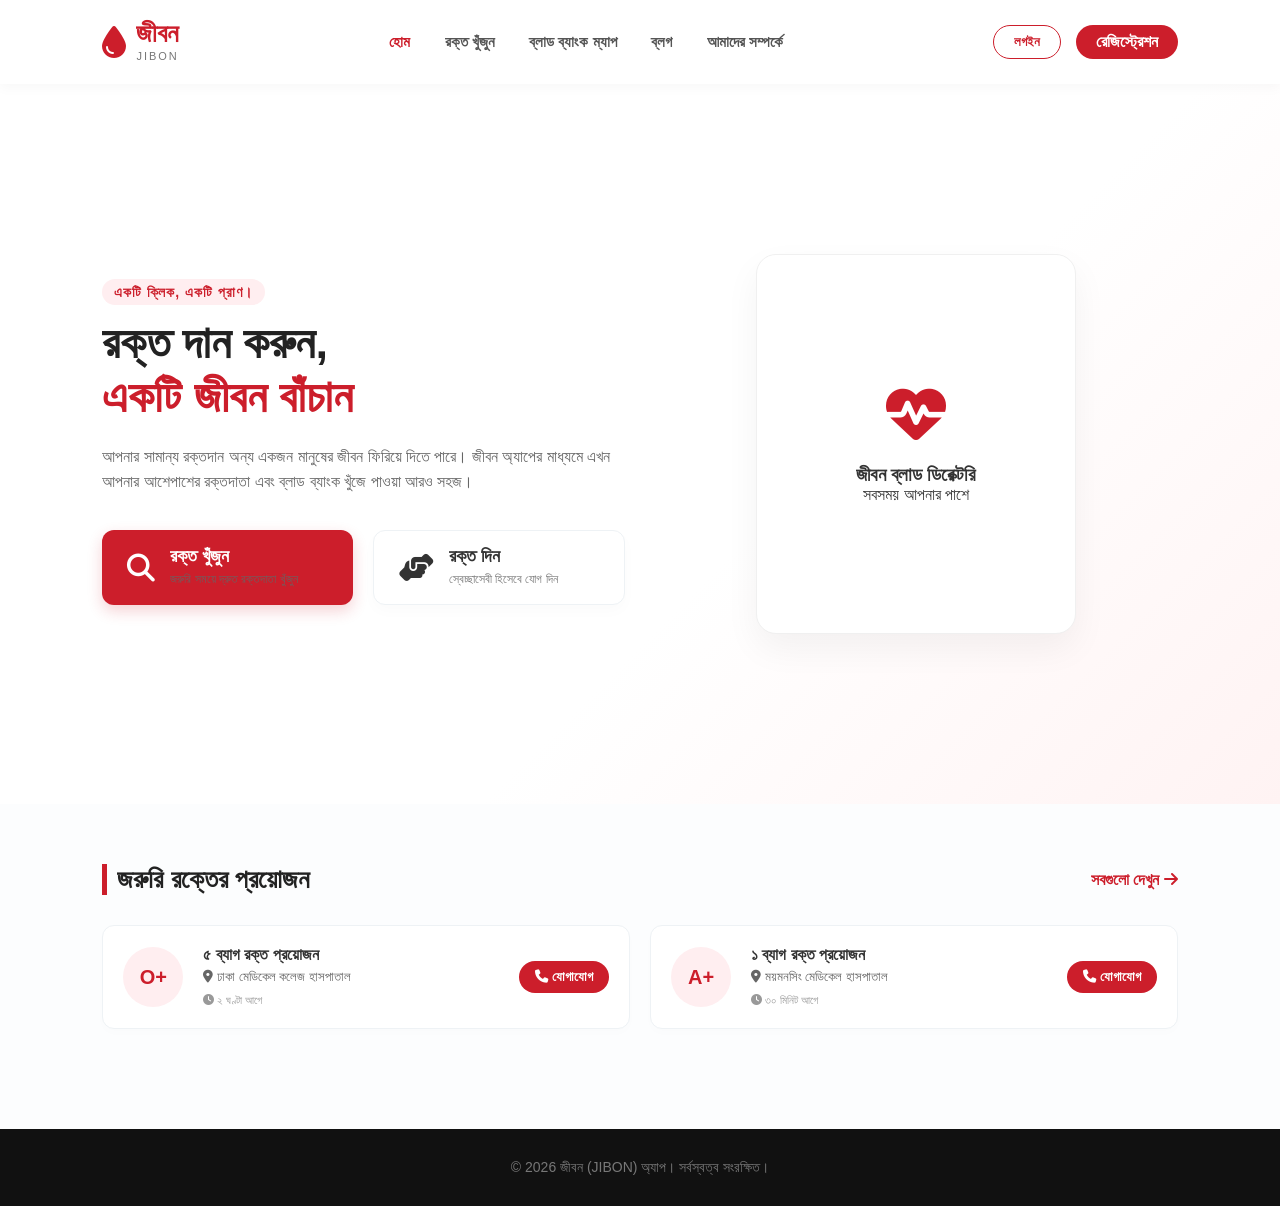
<file: Index.html>
<!DOCTYPE html>
<html lang="bn">
<head>
    <meta charset="UTF-8">
    <meta name="viewport" content="width=device-width, initial-scale=1.0">
    <title>জীবন | একটি ক্লিক, একটি প্রাণ</title>
    <link rel="stylesheet" href="style.css">
    <link rel="stylesheet" href="https://cdnjs.cloudflare.com/ajax/libs/font-awesome/6.4.0/css/all.min.css">
</head>
<body>

    <header class="navbar">
        <div class="logo">
            <i class="fa-solid fa-droplet logo-icon"></i>
            <div class="logo-text">
                <h1>জীবন</h1>
                <span>JIBON</span>
            </div>
        </div>
        <nav class="nav-links">
            <a href="#" class="active">হোম</a>
            <a href="#">রক্ত খুঁজুন</a>
            <a href="#">ব্লাড ব্যাংক ম্যাপ</a>
            <a href="#">ব্লগ</a>
            <a href="#">আমাদের সম্পর্কে</a>
        </nav>
       <div class="nav-buttons">
    <button class="btn-login">লগইন</button>
    <a href="register.html" class="btn-register" style="text-decoration: none;">রেজিস্ট্রেশন</a>
</div>
    </header>

    <section class="hero-section">
        <div class="hero-content">
            <span class="tagline">একটি ক্লিক, একটি প্রাণ।</span>
            <h2>রক্ত দান করুন, <br><span class="highlight">একটি জীবন বাঁচান</span></h2>
            <p>আপনার সামান্য রক্তদান অন্য একজন মানুষের জীবন ফিরিয়ে দিতে পারে। জীবন অ্যাপের মাধ্যমে এখন আপনার আশেপাশের রক্তদাতা এবং ব্লাড ব্যাংক খুঁজে পাওয়া আরও সহজ।</p>
            
            <div class="cta-buttons">
                <div class="cta-card search-card">
                    <i class="fa-solid fa-magnifying-glass"></i>
                    <div>
                        <h3>রক্ত খুঁজুন</h3>
                        <p>জরুরি সময়ে দ্রুত রক্তদাতা খুঁজুন</p>
                    </div>
                </div>
                <div class="cta-card donate-card">
                    <i class="fa-solid fa-handshake-angle"></i>
                    <div>
                        <h3>রক্ত দিন</h3>
                        <p>স্বেচ্ছাসেবী হিসেবে যোগ দিন</p>
                    </div>
                </div>
            </div>
        </div>
        
        <div class="hero-image">
            <div class="image-box">
                <i class="fa-solid fa-heart-pulse pulse-icon"></i>
                <h3>জীবন ব্লাড ডিরেক্টরি</h3>
                <p>সবসময় আপনার পাশে</p>
            </div>
        </div>
    </section>

    <section class="emergency-section">
        <div class="section-header">
            <h2>জরুরি রক্তের প্রয়োজন</h2>
            <a href="#" class="view-all">সবগুলো দেখুন <i class="fa-solid fa-arrow-right"></i></a>
        </div>

        <div class="card-container">
            <div class="blood-card">
                <div class="blood-group">O+</div>
                <div class="card-info">
                    <h3>৫ ব্যাগ রক্ত প্রয়োজন</h3>
                    <p><i class="fa-solid fa-location-dot"></i> ঢাকা মেডিকেল কলেজ হাসপাতাল</p>
                    <span><i class="fa-solid fa-clock"></i> ২ ঘণ্টা আগে</span>
                </div>
                <button class="call-btn"><i class="fa-solid fa-phone"></i> যোগাযোগ</button>
            </div>

            <div class="blood-card">
                <div class="blood-group">A+</div>
                <div class="card-info">
                    <h3>১ ব্যাগ রক্ত প্রয়োজন</h3>
                    <p><i class="fa-solid fa-location-dot"></i> ময়মনসিং মেডিকেল হাসপাতাল</p>
                    <span><i class="fa-solid fa-clock"></i> ৩০ মিনিট আগে</span>
                </div>
                <button class="call-btn"><i class="fa-solid fa-phone"></i> যোগাযোগ</button>
            </div>
        </div>
    </section>

    <footer class="footer">
        <p>&copy; 2026 জীবন (JIBON) অ্যাপ। সর্বস্বত্ব সংরক্ষিত।</p>
    </footer>

</body>
</html>
</file>
<file: style.css>
/* গ্লোবাল স্টাইল */
* {
    margin: 0;
    padding: 0;
    box-sizing: border-box;
    font-family: 'Segoe UI', Tahoma, Geneva, Verdana, sans-serif;
}

body {
    background-color: #fcfdfe;
    color: #333;
}

/* নেভিগেশন বার */
.navbar {
    display: flex;
    justify-content: space-between;
    align-items: center;
    padding: 20px 8%;
    background-color: #ffffff;
    box-shadow: 0 4px 12px rgba(0, 0, 0, 0.03);
    position: sticky;
    top: 0;
    z-index: 100;
}

.logo {
    display: flex;
    align-items: center;
    gap: 10px;
}

.logo-icon {
    font-size: 32px;
    color: #cc1e2b;
}

.logo-text h1 {
    color: #cc1e2b;
    font-size: 26px;
    font-weight: bold;
    line-height: 1;
}

.logo-text span {
    font-size: 11px;
    letter-spacing: 2px;
    color: #777;
}

.nav-links a {
    text-decoration: none;
    color: #555;
    margin: 0 15px;
    font-weight: 600;
    font-size: 15px;
    transition: color 0.3s;
}

.nav-links a:hover, .nav-links a.active {
    color: #cc1e2b;
}

.nav-buttons {
    display: flex;
    gap: 15px;
}

.btn-login {
    background: transparent;
    border: 1px solid #cc1e2b;
    color: #cc1e2b;
    padding: 8px 20px;
    border-radius: 20px;
    cursor: pointer;
    font-weight: 600;
}

.btn-register {
    background: #cc1e2b;
    border: none;
    color: white;
    padding: 8px 20px;
    border-radius: 20px;
    cursor: pointer;
    font-weight: 600;
}

/* হিরো সেকশন */
.hero-section {
    display: flex;
    align-items: center;
    justify-content: space-between;
    padding: 60px 8%;
    background: linear-gradient(135deg, #fff 60%, #fff3f3 100%);
    min-height: 80vh;
}

.hero-content {
    max-width: 550px;
}

.tagline {
    color: #cc1e2b;
    font-weight: bold;
    font-size: 14px;
    text-transform: uppercase;
    letter-spacing: 1px;
    background-color: #ffeef0;
    padding: 5px 12px;
    border-radius: 15px;
}

.hero-content h2 {
    font-size: 45px;
    margin-top: 15px;
    color: #222;
    line-height: 1.2;
}

.highlight {
    color: #cc1e2b;
}

.hero-content p {
    color: #666;
    margin-top: 20px;
    font-size: 16px;
    line-height: 1.6;
}

/* হিরো বড় বাটন কার্ড */
.cta-buttons {
    display: flex;
    gap: 20px;
    margin-top: 35px;
}

.cta-card {
    display: flex;
    align-items: center;
    gap: 15px;
    padding: 15px 25px;
    border-radius: 12px;
    cursor: pointer;
    transition: transform 0.3s, box-shadow 0.3s;
    flex: 1;
}

.cta-card:hover {
    transform: translateY(-5px);
}

.search-card {
    background-color: #cc1e2b;
    color: white;
    box-shadow: 0 6px 15px rgba(204, 30, 43, 0.2);
}

.donate-card {
    background-color: white;
    color: #333;
    border: 1px solid #eef2f5;
    box-shadow: 0 6px 15px rgba(0, 0, 0, 0.02);
}

.cta-card i {
    font-size: 28px;
}

.cta-card h3 {
    font-size: 18px;
    margin-bottom: 3px;
}

.cta-card p {
    font-size: 12px;
    margin-top: 0;
    opacity: 0.9;
}

/* হিরো ডানপাশের ডিজাইন এরিয়া */
.hero-image {
    flex: 1;
    display: flex;
    justify-content: center;
}

.image-box {
    width: 320px;
    height: 380px;
    background-color: white;
    border-radius: 20px;
    box-shadow: 0 15px 35px rgba(0,0,0,0.05);
    display: flex;
    flex-direction: column;
    justify-content: center;
    align-items: center;
    border: 1px solid #f0f0f0;
}

.pulse-icon {
    font-size: 60px;
    color: #cc1e2b;
    animation: pulse 1.5s infinite;
    margin-bottom: 20px;
}

@keyframes pulse {
    0% { transform: scale(1); }
    50% { transform: scale(1.1); }
    100% { transform: scale(1); }
}

/* জরুরি রক্তের সেকশন */
.emergency-section {
    padding: 60px 8%;
}

.section-header {
    display: flex;
    justify-content: space-between;
    align-items: center;
    margin-bottom: 30px;
}

.section-header h2 {
    font-size: 26px;
    color: #222;
    border-left: 5px solid #cc1e2b;
    padding-left: 10px;
}

.view-all {
    color: #cc1e2b;
    text-decoration: none;
    font-weight: bold;
}

.card-container {
    display: flex;
    gap: 20px;
    flex-wrap: wrap;
}

.blood-card {
    background-color: white;
    border: 1px solid #eef2f5;
    border-radius: 12px;
    padding: 20px;
    display: flex;
    align-items: center;
    gap: 20px;
    flex: 1;
    min-width: 300px;
    box-shadow: 0 4px 10px rgba(0,0,0,0.01);
}

.blood-group {
    background-color: #ffeef0;
    color: #cc1e2b;
    width: 60px;
    height: 60px;
    border-radius: 50%;
    display: flex;
    justify-content: center;
    align-items: center;
    font-size: 20px;
    font-weight: bold;
}

.card-info h3 {
    font-size: 16px;
    color: #333;
}

.card-info p {
    font-size: 13px;
    color: #666;
    margin: 5px 0;
}

.card-info span {
    font-size: 11px;
    color: #999;
}

.call-btn {
    margin-left: auto;
    background-color: #cc1e2b;
    color: white;
    border: none;
    padding: 8px 16px;
    border-radius: 20px;
    cursor: pointer;
    font-weight: 600;
}

/* ফুটার */
.footer {
    text-align: center;
    padding: 30px;
    background-color: #111;
    color: #777;
    font-size: 14px;
    margin-top: 40px;
}







/* নতুন ফুল স্ক্রিন ব্যাকগ্রাউন্ড ইমেজ স্টাইল (সরাসরি অনলাইন লিংকসহ) */
/* নতুন ফুল স্ক্রিন ব্যাকগ্রাউন্ড ইমেজ স্টাইল */
.register-bg-container {
    background: url('bg.png') no-repeat center center/cover;
    min-height: 100vh;
    width: 100%;
    display: flex;
    justify-content: center;
    align-items: center;
    position: relative;
    padding: 20px;
}

/* ফিরে যাওয়ার সুন্দর বাটন */
.back-btn-new {
    position: absolute;
    top: 25px;
    left: 25px;
    background-color: #ffffff;
    color: #cc1e2b;
    padding: 10px 20px;
    border-radius: 30px;
    text-decoration: none;
    font-weight: bold;
    box-shadow: 0 4px 10px rgba(0,0,0,0.1);
    transition: 0.3s;
}

.back-btn-new:hover {
    background-color: #cc1e2b;
    color: white;
}

/* ছবির ওপর গ্লাসি হোয়াইট কার্ড ইফেক্ট */
.register-glass-card {
    background: rgba(255, 255, 255, 0.92); /* হালকা ট্রান্সপারেন্ট সাদা */
    width: 100%;
    max-width: 650px;
    padding: 35px;
    border-radius: 15px;
    box-shadow: 0 10px 30px rgba(0, 0, 0, 0.15);
}

.form-title-area {
    text-align: center;
    margin-bottom: 25px;
}

.form-title-area h2 {
    font-size: 24px;
    color: #2b613a; /* সবুজ টেক্সট */
}

.red-text {
    color: #cc1e2b; /* রক্ত বন্ধু লাল */
}

/* ফর্মের গ্রিড লেআউট (২ কলাম করে হবে ডেস্কটপে) */
.form-grid {
    display: grid;
    grid-template-columns: repeat(auto-fit, minmax(260px, 1fr));
    gap: 20px;
    margin-bottom: 25px;
}

.input-box label {
    display: block;
    font-size: 14px;
    font-weight: bold;
    color: #2b613a; /* সবুজ লেবেল */
    margin-bottom: 6px;
}

.input-box input, .input-box select {
    width: 100%;
    padding: 10px 12px;
    border: 1px solid #b0c4b5;
    border-radius: 6px;
    font-size: 14px;
    outline: none;
    background-color: #ffffff;
}

.input-box input:focus, .input-box select:focus {
    border-color: #2b613a;
    box-shadow: 0 0 5px rgba(43, 97, 58, 0.2);
}

/* রেডিও বাটন স্টাইল */
.gender-options {
    display: flex;
    gap: 20px;
    padding-top: 10px;
}

.radio-lbl {
    font-size: 15px;
    font-weight: normal !important;
    color: #333 !important;
    cursor: pointer;
}

/* সবুজ সাবমিট বাটন */
.register-submit-btn {
    width: 100%;
    background-color: #0c592b; /* ডিপ গ্রিন বাটন */
    color: white;
    border: none;
    padding: 12px;
    border-radius: 6px;
    font-size: 16px;
    font-weight: bold;
    cursor: pointer;
    transition: background 0.3s;
}

.register-submit-btn:hover {
    background-color: #063d1c;
}

.apnar-thana{
     width: 100%;
    background-color: #0c592b; /* ডিপ গ্রিন বাটন */
    color: white;
    border: none;
    padding: 12px;
    border-radius: 6px;
    font-size: 16px;
    font-weight: bold;
    cursor: pointer;
    transition: background 0.3s;
}

.apnar-thana{
    background-color: #063d1c;
}

/* ==========================================================================
   ১. গ্লোবাল এবং পিসি (Desktop) স্টাইল - যা আগে ছিল
   ========================================================================== */
* {
    margin: 0;
    padding: 0;
    box-sizing: border-box;
    font-family: 'Segoe UI', Tahoma, Geneva, Verdana, sans-serif;
}

body {
    background-color: #fcfdfe;
    color: #333;
    overflow-x: hidden; /* স্ক্রিন যেন ডানে-বামে ফালতু নড়াচড়া না করে */
}

/* নেভিগেশন বার */
.navbar {
    display: flex;
    justify-content: space-between;
    align-items: center;
    padding: 20px 8%;
    background-color: #ffffff;
    box-shadow: 0 4px 12px rgba(0, 0, 0, 0.03);
    position: sticky;
    top: 0;
    z-index: 100;
}

.logo {
    display: flex;
    align-items: center;
    gap: 10px;
}

.logo-icon {
    font-size: 32px;
    color: #cc1e2b;
}

.logo-text h1 {
    color: #cc1e2b;
    font-size: 26px;
    font-weight: bold;
    line-height: 1;
}

.logo-text span {
    font-size: 11px;
    letter-spacing: 2px;
    color: #777;
}

.nav-links a {
    text-decoration: none;
    color: #555;
    margin: 0 15px;
    font-weight: 600;
    font-size: 15px;
    transition: color 0.3s;
}

.nav-links a:hover, .nav-links a.active {
    color: #cc1e2b;
}

.nav-buttons {
    display: flex;
    gap: 15px;
}

.btn-login {
    background: transparent;
    border: 1px solid #cc1e2b;
    color: #cc1e2b;
    padding: 8px 20px;
    border-radius: 20px;
    cursor: pointer;
    font-weight: 600;
}

.btn-register {
    background: #cc1e2b;
    border: none;
    color: white;
    padding: 8px 20px;
    border-radius: 20px;
    cursor: pointer;
    font-weight: 600;
}

/* হিরো সেকশন */
.hero-section {
    display: flex;
    align-items: center;
    justify-content: space-between;
    padding: 60px 8%;
    background: linear-gradient(135deg, #fff 60%, #fff3f3 100%);
    min-height: 80vh;
    gap: 30px;
}

.hero-content {
    flex: 1;
    max-width: 550px;
}

.tagline {
    color: #cc1e2b;
    font-weight: bold;
    font-size: 14px;
    text-transform: uppercase;
    letter-spacing: 1px;
    background-color: #ffeef0;
    padding: 5px 12px;
    border-radius: 15px;
}

.hero-content h2 {
    font-size: 45px;
    margin-top: 15px;
    color: #222;
    line-height: 1.2;
}

.highlight {
    color: #cc1e2b;
}

.hero-content p {
    color: #666;
    margin-top: 20px;
    font-size: 16px;
    line-height: 1.6;
}

/* হিরো বড় বাটন কার্ড */
.cta-buttons {
    display: flex;
    gap: 20px;
    margin-top: 35px;
}

.cta-card {
    display: flex;
    align-items: center;
    gap: 15px;
    padding: 15px 25px;
    border-radius: 12px;
    cursor: pointer;
    transition: transform 0.3s, box-shadow 0.3s;
    flex: 1;
}

.cta-card:hover {
    transform: translateY(-5px);
}

.search-card {
    background-color: #cc1e2b;
    color: white;
    box-shadow: 0 6px 15px rgba(204, 30, 43, 0.2);
}

.donate-card {
    background-color: white;
    color: #333;
    border: 1px solid #eef2f5;
    box-shadow: 0 6px 15px rgba(0, 0, 0, 0.02);
}

.cta-card i {
    font-size: 28px;
}

.cta-card h3 {
    font-size: 18px;
    margin-bottom: 3px;
}

.cta-card p {
    font-size: 12px;
    margin-top: 0;
    opacity: 0.9;
}

/* হিরো ডানপাশের ডিজাইন এরিয়া */
.hero-image {
    flex: 1;
    display: flex;
    justify-content: center;
}

.image-box {
    width: 320px;
    height: 380px;
    background-color: white;
    border-radius: 20px;
    box-shadow: 0 15px 35px rgba(0,0,0,0.05);
    display: flex;
    flex-direction: column;
    justify-content: center;
    align-items: center;
    border: 1px solid #f0f0f0;
}

.pulse-icon {
    font-size: 60px;
    color: #cc1e2b;
    animation: pulse 1.5s infinite;
    margin-bottom: 20px;
}

@keyframes pulse {
    0% { transform: scale(1); }
    50% { transform: scale(1.1); }
    100% { transform: scale(1); }
}

/* জরুরি রক্তের সেকশন */
.emergency-section {
    padding: 60px 8%;
}

.section-header {
    display: flex;
    justify-content: space-between;
    align-items: center;
    margin-bottom: 30px;
}

.section-header h2 {
    font-size: 26px;
    color: #222;
    border-left: 5px solid #cc1e2b;
    padding-left: 10px;
}

.view-all {
    color: #cc1e2b;
    text-decoration: none;
    font-weight: bold;
}

.card-container {
    display: flex;
    gap: 20px;
    flex-wrap: wrap;
}

.blood-card {
    background-color: white;
    border: 1px solid #eef2f5;
    border-radius: 12px;
    padding: 20px;
    display: flex;
    align-items: center;
    gap: 20px;
    flex: 1;
    min-width: 300px;
    box-shadow: 0 4px 10px rgba(0,0,0,0.01);
}

.blood-group {
    background-color: #ffeef0;
    color: #cc1e2b;
    width: 60px;
    height: 60px;
    border-radius: 50%;
    display: flex;
    justify-content: center;
    align-items: center;
    font-size: 20px;
    font-weight: bold;
}

.card-info h3 {
    font-size: 16px;
    color: #333;
}

.card-info p {
    font-size: 13px;
    color: #666;
    margin: 5px 0;
}

.card-info span {
    font-size: 11px;
    color: #999;
}

.call-btn {
    margin-left: auto;
    background-color: #cc1e2b;
    color: white;
    border: none;
    padding: 8px 16px;
    border-radius: 20px;
    cursor: pointer;
    font-weight: 600;
}

/* ফুটার */
.footer {
    text-align: center;
    padding: 30px;
    background-color: #111;
    color: #777;
    font-size: 14px;
    margin-top: 40px;
}


/* ==========================================================================
   ২. ট্যাবলেটের জন্য ম্যাজিক কোড (Tablet Screen - 1024px এর নিচে)
   ========================================================================== */
@media (max-width: 1024px) {
    .navbar {
        padding: 15px 5%;
    }
    .hero-section, .emergency-section {
        padding: 40px 5%;
    }
    .hero-content h2 {
        font-size: 36px;
    }
}


/* ==========================================================================
   ৩. মোবাইলের জন্য ম্যাজিক কোড (Mobile Screen - 768px এর নিচে)
   ========================================================================== */
@media (max-width: 768px) {
    /* নেভিগেশন বার মোবাইল ফিট */
    .navbar {
        flex-direction: column;
        gap: 15px;
        text-align: center;
    }
    .nav-links {
        display: flex;
        flex-wrap: wrap;
        justify-content: center;
        gap: 10px;
    }
    .nav-links a {
        margin: 0 8px;
        font-size: 14px;
    }

    /* হিরো সেকশন উপর-নিচ হবে */
    .hero-section {
        flex-direction: column-reverse; /* ছবি ওপরে, লেখা নিচে যাবে মোবাইলে */
        text-align: center;
        padding-top: 20px;
    }
    .hero-content {
        max-width: 100%;
    }
    .hero-content h2 {
        font-size: 28px;
    }
    .hero-content p {
        font-size: 14px;
    }

    /* বাটনের সাইজ মোবাইল ফিট */
    .cta-buttons {
        flex-direction: column;
        gap: 12px;
    }
    .cta-card {
        padding: 12px 20px;
    }

    /* ছবির বক্স ছোট করা */
    .image-box {
        width: 260px;
        height: 300px;
    }
    .pulse-icon {
        font-size: 45px;
    }

    /* জরুরি রক্তের কার্ড মোবাইল লেআউট */
    .section-header h2 {
        font-size: 20px;
    }
    .blood-card {
        flex-direction: column;
        text-align: center;
        padding: 15px;
    }
    .call-btn {
        margin-left: 0;
        margin-top: 10px;
        width: 100%; /* বাটন ফুল চওড়া হবে */
    }
}
</file>
